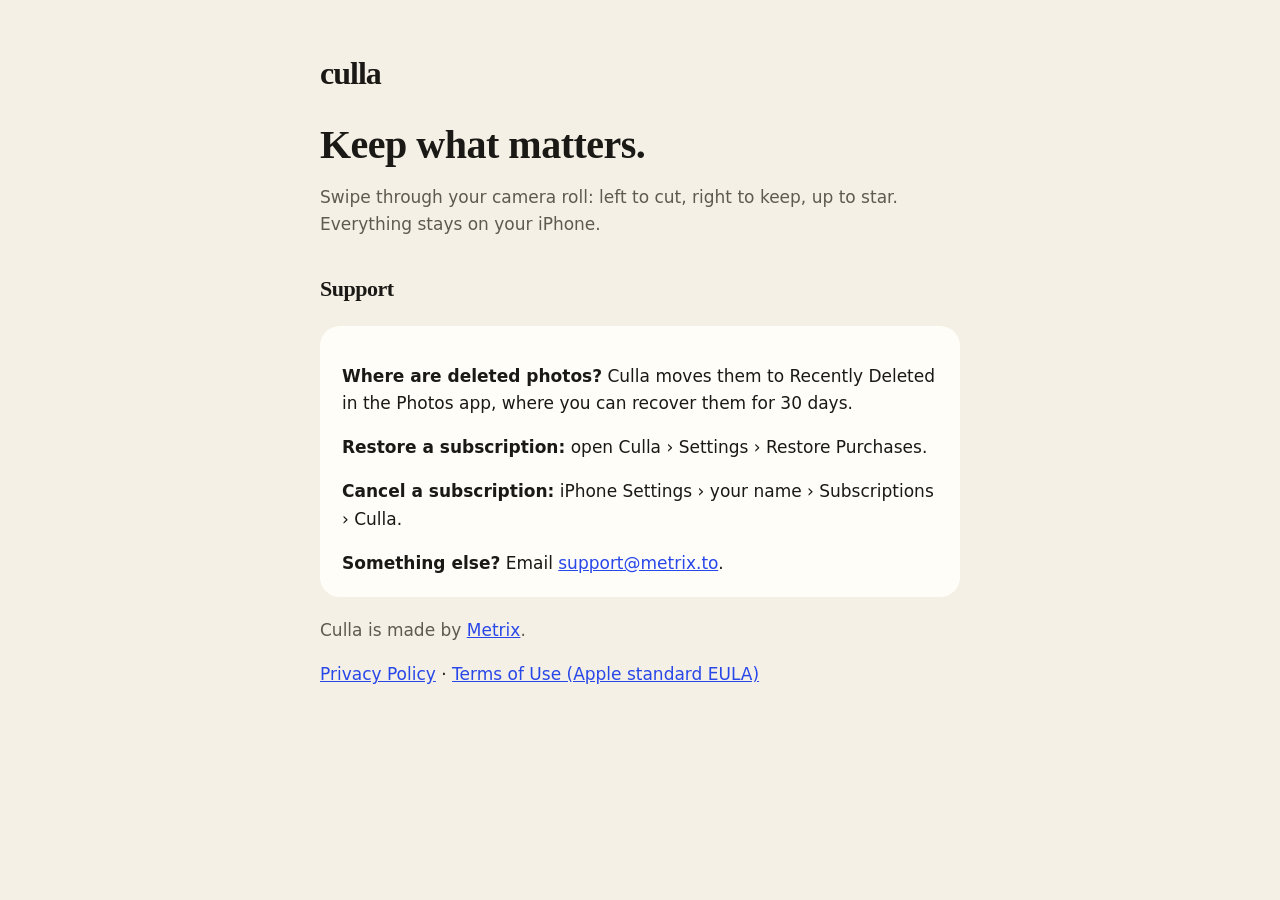
<file: index.html>
<!doctype html>
<html lang="en">
<head>
<meta charset="utf-8">
<meta name="viewport" content="width=device-width, initial-scale=1">
<title>Culla Support</title>
<link rel="stylesheet" href="style.css">
</head>
<body>
<main>
<span class="mark">culla</span>
<h1>Keep what matters.</h1>
<p class="muted">Swipe through your camera roll: left to cut, right to keep, up to star. Everything stays on your iPhone.</p>

<h2>Support</h2>
<div class="card">
<p><strong>Where are deleted photos?</strong> Culla moves them to Recently Deleted in the Photos app, where you can recover them for 30 days.</p>
<p><strong>Restore a subscription:</strong> open Culla › Settings › Restore Purchases.</p>
<p><strong>Cancel a subscription:</strong> iPhone Settings › your name › Subscriptions › Culla.</p>
<p style="margin-bottom:0"><strong>Something else?</strong> Email <a href="mailto:support@metrix.to">support@metrix.to</a>.</p>
</div>

<p class="muted">Culla is made by <a href="https://metrix.to">Metrix</a>.</p>
<p><a href="privacy/">Privacy Policy</a> · <a href="https://www.apple.com/legal/internet-services/itunes/dev/stdeula/">Terms of Use (Apple standard EULA)</a></p>
</main>
</body>
</html>
</file>
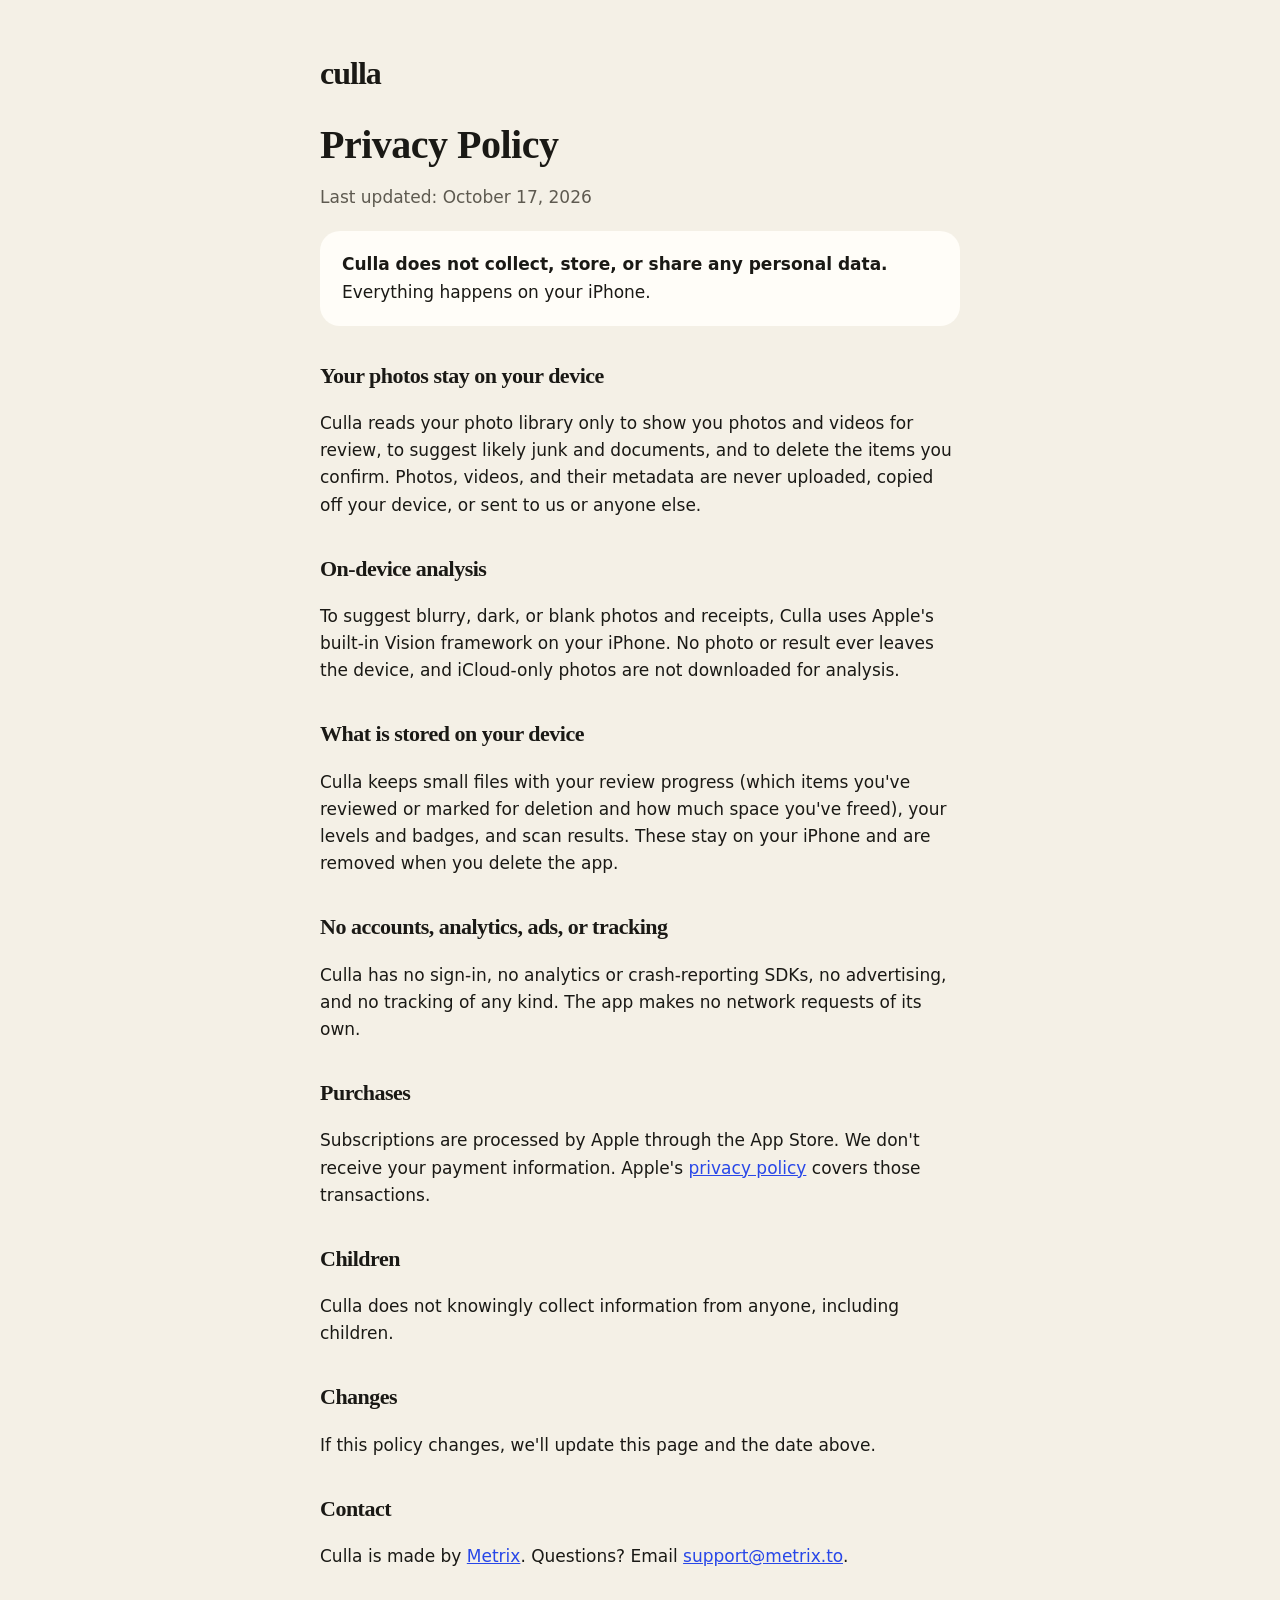
<file: privacy/index.html>
<!doctype html>
<html lang="en">
<head>
<meta charset="utf-8">
<meta name="viewport" content="width=device-width, initial-scale=1">
<title>Culla Privacy Policy</title>
<link rel="stylesheet" href="../style.css">
</head>
<body>
<main>
<a class="mark" href="../">culla</a>
<h1>Privacy Policy</h1>
<p class="muted">Last updated: October 17, 2026</p>

<div class="card"><strong>Culla does not collect, store, or share any personal data.</strong> Everything happens on your iPhone.</div>

<h2>Your photos stay on your device</h2>
<p>Culla reads your photo library only to show you photos and videos for review, to suggest likely junk and documents, and to delete the items you confirm. Photos, videos, and their metadata are never uploaded, copied off your device, or sent to us or anyone else.</p>

<h2>On-device analysis</h2>
<p>To suggest blurry, dark, or blank photos and receipts, Culla uses Apple's built-in Vision framework on your iPhone. No photo or result ever leaves the device, and iCloud-only photos are not downloaded for analysis.</p>

<h2>What is stored on your device</h2>
<p>Culla keeps small files with your review progress (which items you've reviewed or marked for deletion and how much space you've freed), your levels and badges, and scan results. These stay on your iPhone and are removed when you delete the app.</p>

<h2>No accounts, analytics, ads, or tracking</h2>
<p>Culla has no sign-in, no analytics or crash-reporting SDKs, no advertising, and no tracking of any kind. The app makes no network requests of its own.</p>

<h2>Purchases</h2>
<p>Subscriptions are processed by Apple through the App Store. We don't receive your payment information. Apple's <a href="https://www.apple.com/legal/privacy/">privacy policy</a> covers those transactions.</p>

<h2>Children</h2>
<p>Culla does not knowingly collect information from anyone, including children.</p>

<h2>Changes</h2>
<p>If this policy changes, we'll update this page and the date above.</p>

<h2>Contact</h2>
<p>Culla is made by <a href="https://metrix.to">Metrix</a>. Questions? Email <a href="mailto:support@metrix.to">support@metrix.to</a>.</p>
</main>
</body>
</html>
</file>
<file: style.css>
:root{--paper:#F4F0E6;--print:#FFFDF8;--ink:#1A1915;--graphite:#5E5A50;--cobalt:#2847E8}
@media (prefers-color-scheme:dark){:root{--paper:#121110;--print:#1E1C19;--ink:#F4F0E6;--graphite:#B8B1A0;--cobalt:#5B76FF}}
*{box-sizing:border-box}
body{margin:0;background:var(--paper);color:var(--ink);font:17px/1.6 -apple-system,system-ui,sans-serif}
main{max-width:680px;margin:0 auto;padding:48px 20px 64px}
h1,h2{font-family:ui-serif,"New York",Georgia,serif;font-weight:600;letter-spacing:-.5px}
h1{font-size:40px;line-height:1.1;margin:24px 0 8px}
h2{font-size:22px;margin:32px 0 6px}
p,li{color:var(--ink)}
.muted{color:var(--graphite)}
a{color:var(--cobalt)}
.mark{font-family:ui-serif,"New York",Georgia,serif;font-size:32px;font-weight:600;letter-spacing:-1px;text-decoration:none;color:var(--ink)}
.card{background:var(--print);border-radius:20px;padding:20px 22px;margin:20px 0}
</file>
